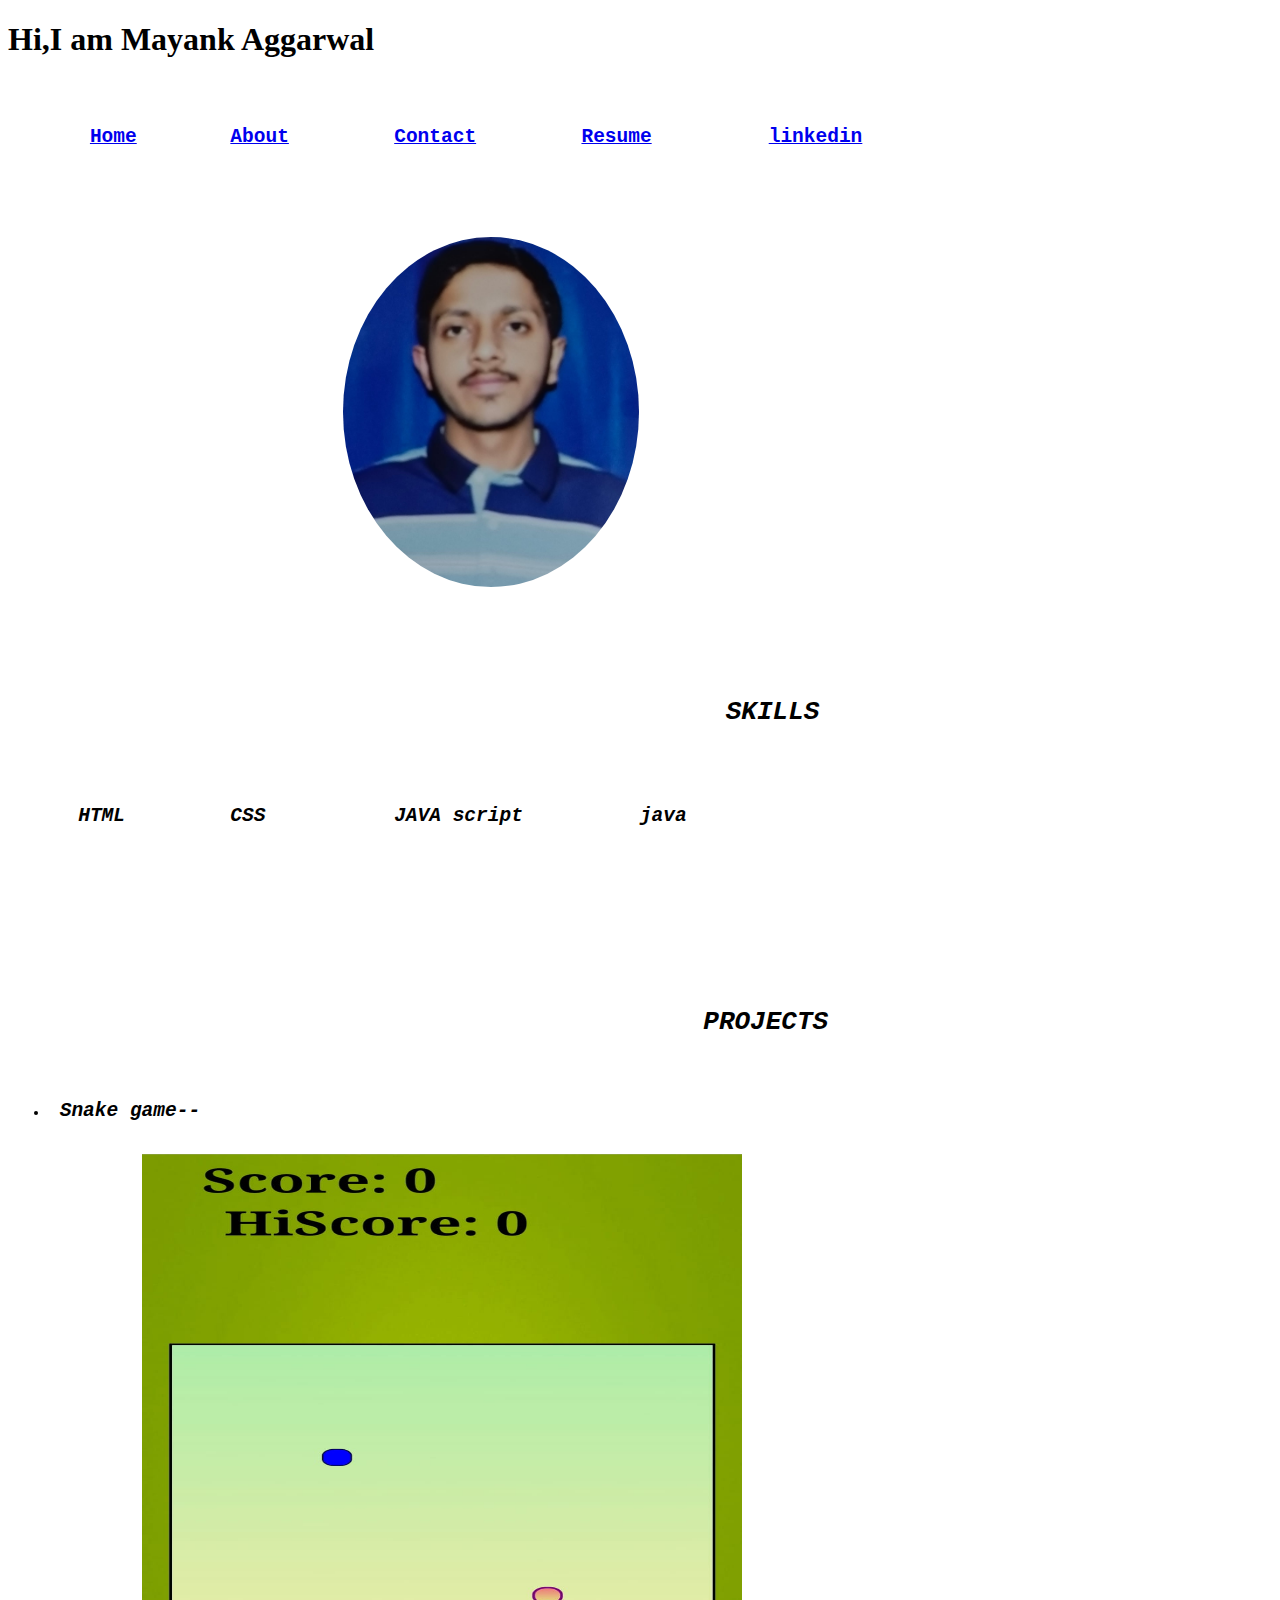
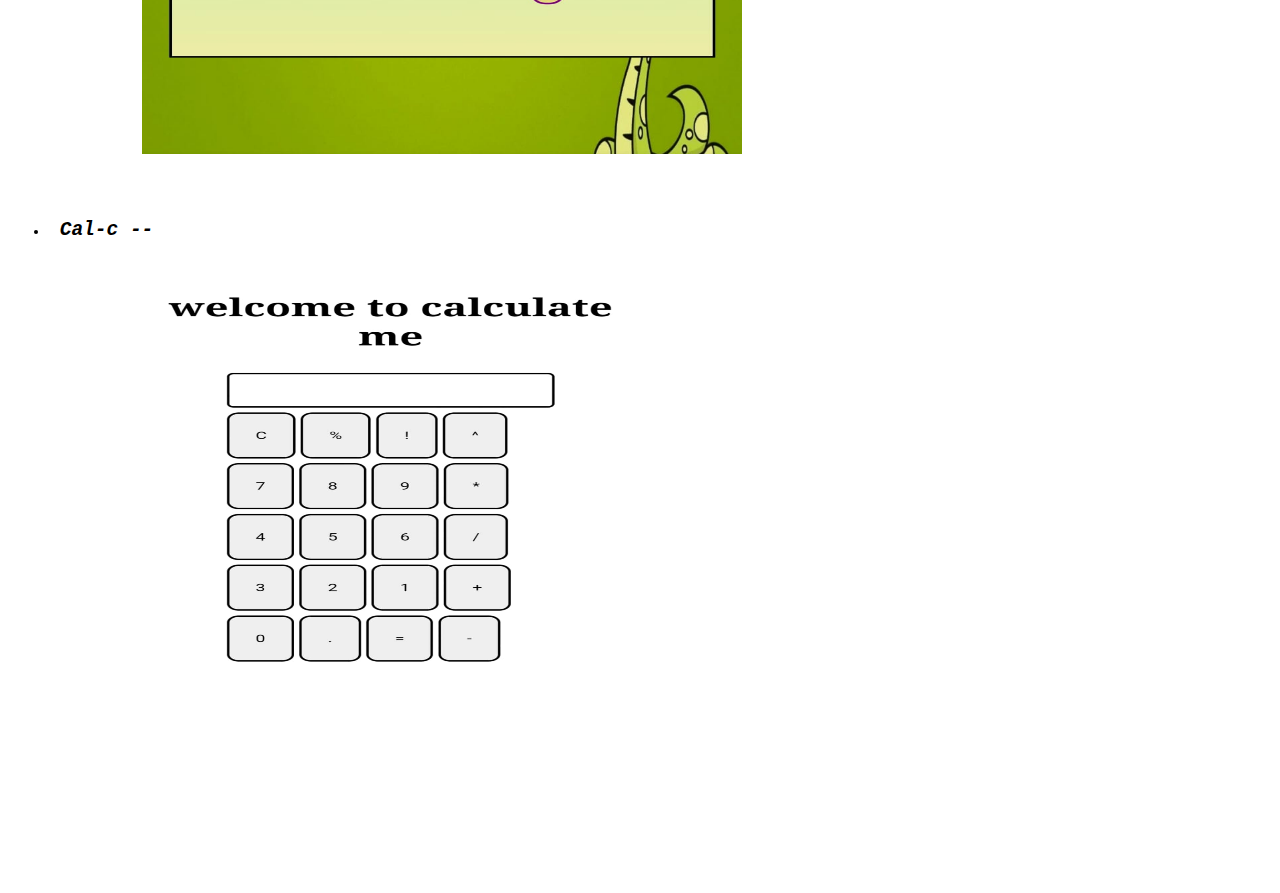
<file: index.html>
<!DOCTYPE html>
<html lang="en">
<head>
    <meta charset="UTF-8">
    <meta name="viewport" content="width=device-width, initial-scale=1.0">
    <title>Document</title>
    <link rel="stylesheet" href="style.css"/>
</head>

<h1>Hi,I am Mayank Aggarwal</h1>
<body>
    <header>
        <pre> 
    <h2>       <a href = "./index.html">Home</a>        <a href = "./about.html">About</a>         <a href = "./contact.html">Contact</a>         <a href="./resume.html">Resume</a>          <a href = "https://www.linkedin.com/in/mayank-aggarwal-039b521ab/">linkedin</a></h2>
        </pre>
    </header>
    <pre>
        <div class="d">
                                           <img  id="d" src = "./mi2.jpg" height="350px">
        </div>
        <p>
    <h1><i>                                              SKILLS                                               </i></h1>
    <i>
    <h2>      HTML         CSS           JAVA script          java </h2>    
        </p>
    <br>
        <ul>
    <h1><i>                                          PROJECTS                                              </i></h1>
    <i><li><h2> Snake game-- </h2>
            <img src = "./SI.jpg" height="600" width="600">
        </li>
    <li><h2> Cal-c --     </h2>
           <img src = "./cal.jpg" alt = "Calculator" height="500" width="500">
    </li>
        </ul>   
    </i>
    </pre>
</body>
</html>
</file>
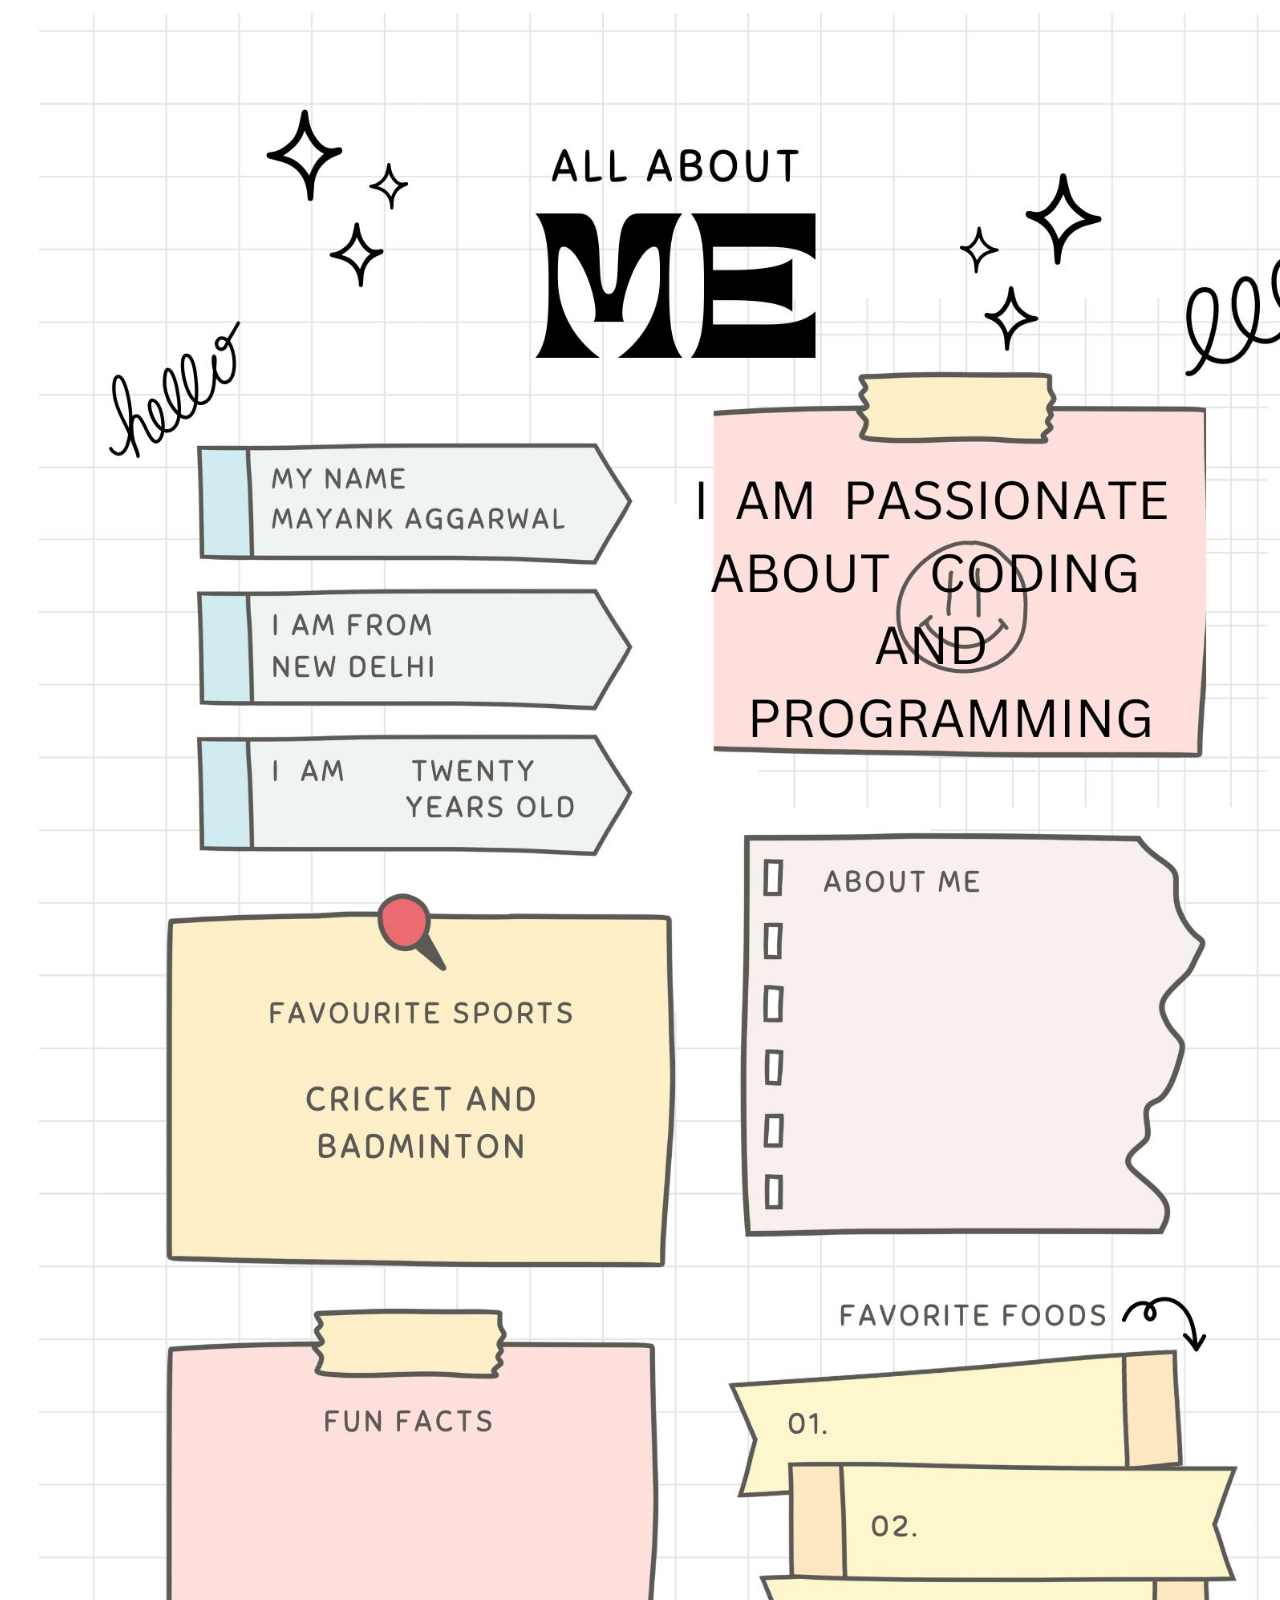
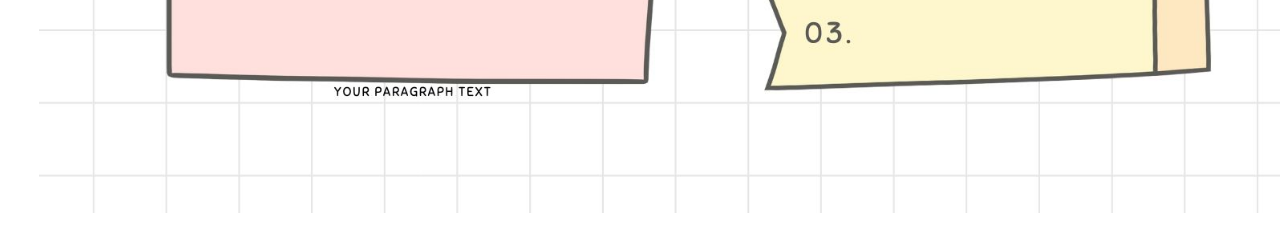
<file: about.html>
<!DOCTYPE html>
<html lang="en">
<head>
    <meta charset="UTF-8">
    <meta name="viewport" content="width=device-width, initial-scale=1.0">
    <title>Print hello</title>
</head>
<body>
    <pre>
    <img src = "./MJ.jpg" alt = "About page" height="1800">
    </pre>
</body>
</html>
</file>
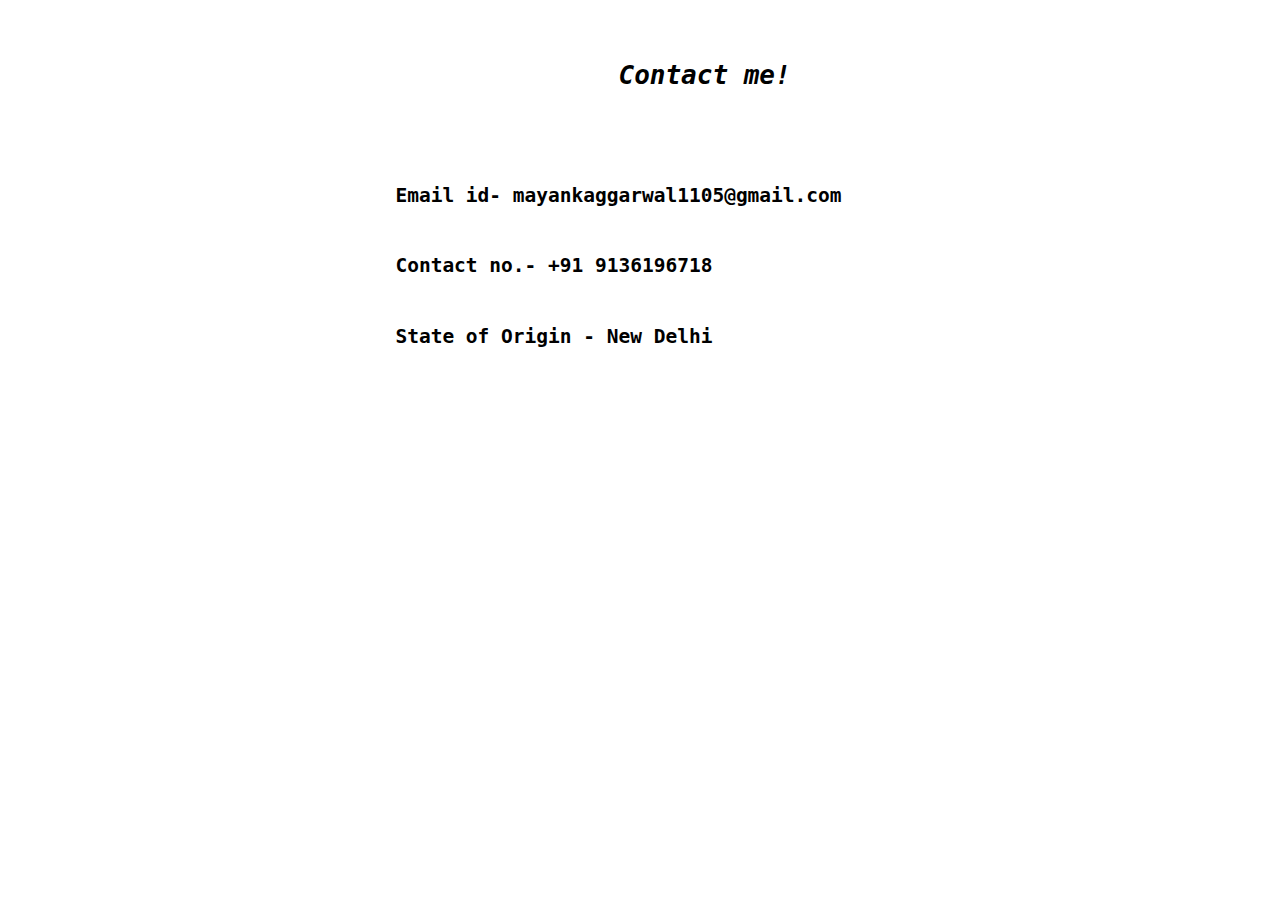
<file: contact.html>
<!DOCTYPE html>
<html lang="en">
<head>
    <meta charset="UTF-8">
    <meta name="viewport" content="width=device-width, initial-scale=1.0">
    <title>Document</title>
</head>
    <pre>
<div>
    <h1>                                       <i>Contact me!</i></h1>
</div>
<body>
   
<h2>                                 <b>Email id- mayankaggarwal1105@gmail.com</b></h2>
<h2>                                 <b>Contact no.- +91 9136196718</b></h2>
<h2>                                 <b>State of Origin - New Delhi</b></h2>
    </pre>
</body>
</html>
</file>
<file: style.css>
*{

}
.d{
    border-left: 50px;
}
#d{
    border-radius: 50%;
   
}
</file>
